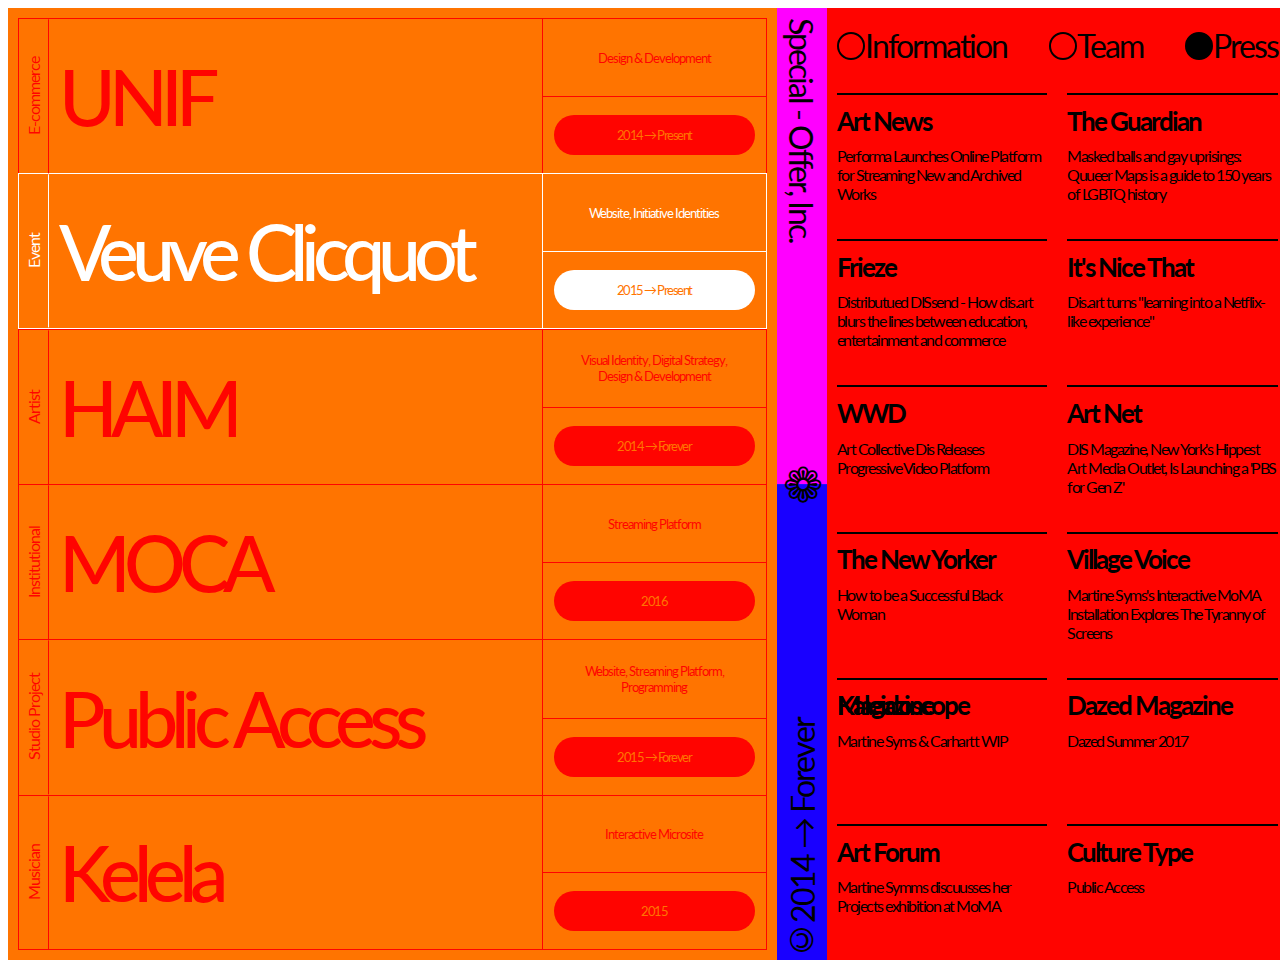
<file: grid6/index.html>
<!DOCTYPE html>
<html>

<head>
  <meta charset="utf-8">
  <meta name="viewport" content="width=device-width">
  <title>replit</title>
  <link href="style.css" rel="stylesheet" type="text/css" />
</head>

<body>
  <div class="container">
    <div class="left">
      <div class="left-item">
        <div class="left-title">E-commerce</div>
        <div class="left-main">UNIF</div>
        <div class="left-top">Design & Development</div>
        <div class="left-button">
          <div class="button">2014 → Present</div>
        </div>
      </div>
      <div class="left-item" id="special">
        <div class="left-title" id="special-event">Event</div>
        <div class="left-main">Veuve Clicquot</div>
        <div class="left-top" id="special-top">Website, Initiative Identities</div>
        <div class="left-button" id="special-area">
          <div class="button" id="special-btn">2015 → Present</div>
        </div>
      </div>
      <div class="left-item">
        <div class="left-title">Artist</div>
        <div class="left-main">HAIM</div>
        <div class="left-top">Visual Identity, Digital Strategy,<br> Design & Development</div>
        <div class="left-button">
          <div class="button">2014 → Forever</div>
        </div>
      </div>
      <div class="left-item">
        <div class="left-title">Institutional</div>
        <div class="left-main">MOCA</div>
        <div class="left-top">Streaming Platform</div>
        <div class="left-button">
          <div class="button">2016</div>
        </div>
      </div>
      <div class="left-item">
        <div class="left-title">Studio Project</div>
        <div class="left-main">Public Access</div>
        <div class="left-top">Website, Streaming Platform,<br>Programming</div>
        <div class="left-button">
          <div class="button">2015 → Forever</div>
        </div>
      </div>
      <div class="left-item">
        <div class="left-title">Musician</div>
        <div class="left-main">Kelela</div>
        <div class="left-top">Interactive Microsite</div>
        <div class="left-button">
          <div class="button">2015</div>
        </div>
      </div>
    </div>
    <div class="middle">
      <div class="middle-top">Special - Offer, Inc.</div>
      <div class="middle-bottom">©2014 → Forever</div>
      <div class="flower">❁</div>
    </div>
    <div class="right">
      <div class="right-top">
        <div class="text">
          <div class="circle"></div> Information
        </div>
        <div class="text">
          <div class="circle"></div> Team
        </div>
        <div class="text">
          <div class="circle" id="black"></div> Press
        </div>
      </div>
      <div class="right-bottom">
        <div class="right-item">
          <h3>Art News</h3>
          <p>Performa Launches Online Platform for Streaming New and Archived Works</p>
        </div>
        <div class="right-item">
          <h3>The Guardian</h3>
          <p>Masked balls and gay uprisings: Quueer Maps is a guide to 150 years of LGBTQ history</p>
        </div>
        <div class="right-item">
          <h3>Frieze</h3>
          <p>Distributued DISsend - How dis.art blurs the lines between education, entertainment and commerce</p>
        </div>
        <div class="right-item">
          <h3>It's Nice That</h3>
          <p>Dis.art turns "learning into a Netflix-like experience"</p>
        </div>
        <div class="right-item">
          <h3>WWD</h3>
          <p>Art Collective Dis Releases Progressive Video Platform</p>
        </div>
        <div class="right-item">
          <h3>Art Net</h3>
          <p>DIS Magazine, New York's Hippest Art Media Outlet, Is Launching a 'PBS for Gen Z'</p>
        </div>
        <div class="right-item">
          <h3>The New Yorker</h3>
          <p>How to be a Successful Black Woman</p>
        </div>
        <div class="right-item">
          <h3>Village Voice</h3>
          <p>Martine Syms's Interactive MoMA Installation Explores The Tyranny of Screens</p>
        </div>
        <div class="right-item">
          <h3>Kaleidoscope Magazine</h3>
          <p>Martine Syms & Carhartt WIP</p>
        </div>
        <div class="right-item">
          <h3>Dazed Magazine</h3>
          <p>Dazed Summer 2017</p>
        </div>
        <div class="right-item">
          <h3>Art Forum</h3>
          <p>Martine Symms discuusses her Projects exhibition at MoMA</p>
        </div>
        <div class="right-item">
          <h3>Culture Type</h3>
          <p>Public Access</p>
        </div>
      </div>
    </div>
  </div>
</body>

</html>
</file>
<file: grid6/style.css>
@import url('https://fonts.googleapis.com/css2?family=Lato:wght@400;700;900&display=swap');

html {
  height: 100%;
  width: 100%;
  font-family: 'Lato', sans-serif;
}

.container {
  display: grid;
  width: 100vw;
  height: 50vw;
  grid-template-columns: 10fr 50px 6fr;
  grid-template-rows: 1fr;
}

/*left area*/
.left {
  background-color: #ff7400;
  display: grid;
  grid-template-columns: auto;
  grid-template-rows: 1fr 1fr 1fr 1fr 1fr 1fr;
  padding: 10px;
}

.left-item {
  border-left: 1.5px solid #ff0400;
  border-top: 1.5px solid #ff0400;
  border-right: 1.5px solid #ff0400;
  color: #ff0400;
  display: grid;
  grid-template-columns: 30px auto 30%;
  grid-template-rows: 1fr 1fr;
}

.left-item:nth-child(6) {
  border-bottom: 1.5px solid #ff0400;
}

.left-title {
  grid-column: 1 / 2;
  grid-row: 1 / 3;
  display: flex;
  justify-content: center;
  align-items: center;
  border-left: 1.5px solid #ff0400;
  writing-mode: vertical-lr;
  transform: rotate(180deg);
  letter-spacing: -1px;
}

.left-main {
  grid-column: 2 / 3;
  grid-row: 1 / 3;
  font-size: 4.8rem;
  letter-spacing: -7px;
  font-weight: 500;
  display: flex;
  align-items: center;
  margin: 10px;
}

.left-top {
  grid-column: 3 / 4;
  grid-row: 1 / 2;
  border-left: 1.5px solid#ff0400;
  letter-spacing: -1px;
  text-align: center;
  display: flex;
  justify-content: center;
  align-items: center;
  font-size: 0.8rem;
}

.left-button {
  grid-column: 3 / 4;
  grid-row: 2 / 3;
  border-left: 1.5px solid #ff0400;
  border-top: 1.5px solid #ff0400;
  display: flex;
  justify-content: center;
  align-items: center;
}

.button {
  background-color: #ff0400;
  color: #ff7400;
  height: 40px;
  width: 90%;
  border-radius: 20px;
  display: flex;
  align-items: center;
  justify-content: center;
  font-size: 0.8rem;
  letter-spacing: -1.5px;
}

/*left area-special item*/
#special {
  border: 1.5px solid white;
  color: white;
}

#special-btn {
  background-color: white;
}

#special-area {
  border-left: 1.5px solid white;
  border-top: 1.5px solid white;
}

#special-top {
  border-left: 1.5px solid white;
}

#special-event {
  border-left: 1.5px solid white;
}


/*middle area*/
.middle {
  display: grid;
  grid-template-columns: auto;
  grid-template-rows: 1fr 1fr;
  position: relative;
}

.middle-top {
  background-color: #ff00ff;
  writing-mode: vertical-rl;
  font-size: 2rem;
  letter-spacing: -2px;
  display: flex;
  align-items: center;
  padding-top: 10px;
}

.middle-bottom {
  background-color: #1900ff;
  writing-mode: vertical-lr;
  transform: rotate(180deg);
  font-size: 2rem;
  letter-spacing: -2px;
  display: flex;
  align-items: center;
}

.flower {
  font-size: 3rem;
  position: absolute;
  top: 47%;
  left: 12.5%;
}

/* right area */
.right {
  background-color: #ff0400;
  display: grid;
  grid-template-columns: auto;
  grid-template-rows: 75px auto;
}

.right-top {
  grid-column: 1 / 2;
  grid-row: 1 / 2;
  display: flex;
  justify-content: space-between;
  margin: 10px;
  font-size: 2rem;
  letter-spacing: -2px;
}

.right-bottom {
  grid-column: 1 / 2;
  grid-row: 2 / 3;
  display: grid;
  grid-template-columns: 1fr 1fr;
  grid-template-rows: repeat(6, 1fr);
}

.text {
  display: flex;
  align-items: center;
}

.circle {
  border: 2px solid black;
  width: 1.5rem;
  height: 1.5rem;
  border-radius: 50%;
}

#black {
  background-color: black;
}

.right-item {
  border-top: 2px solid black;
  margin: 10px;
}

h3 {
  font-size: 1.6rem;
  line-height: 0px;
  letter-spacing: -2px;
}

.right-item p {
  margin-top: 0;
  letter-spacing: -1.5px;
}
</file>
